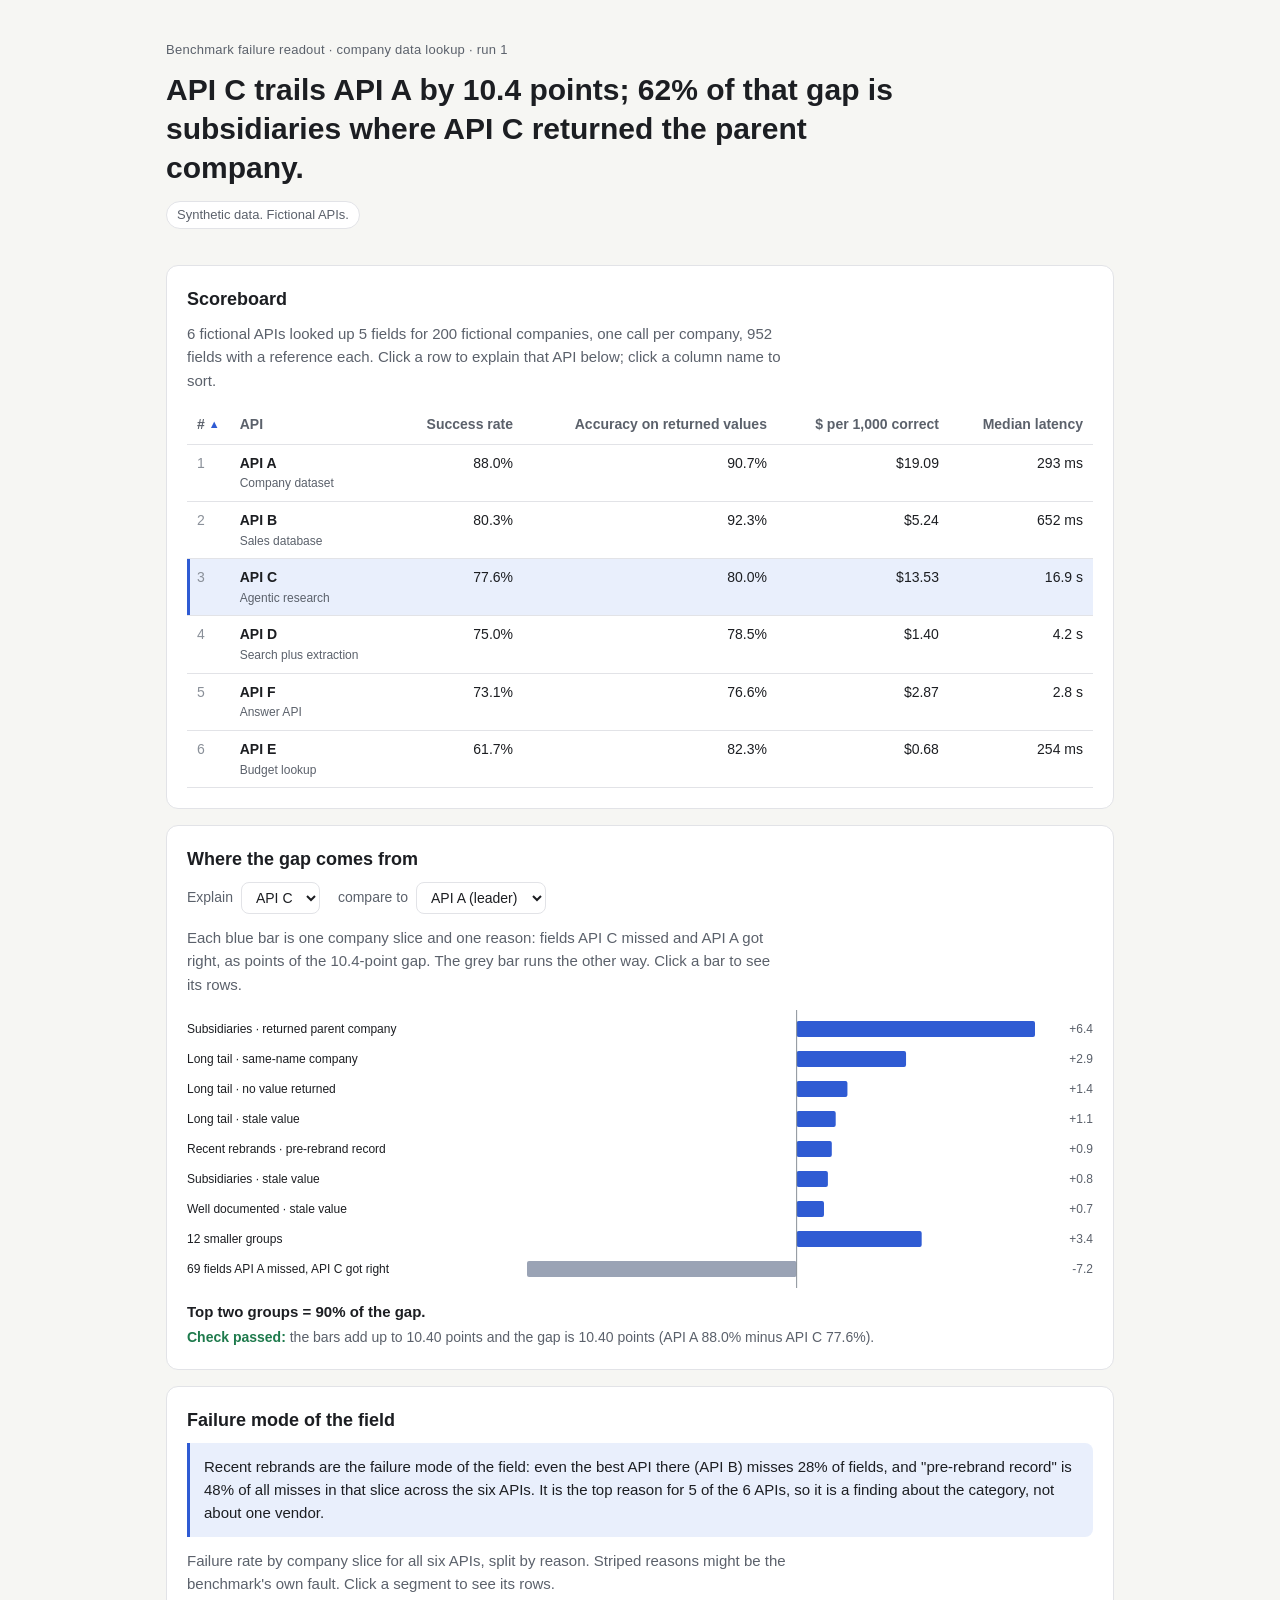
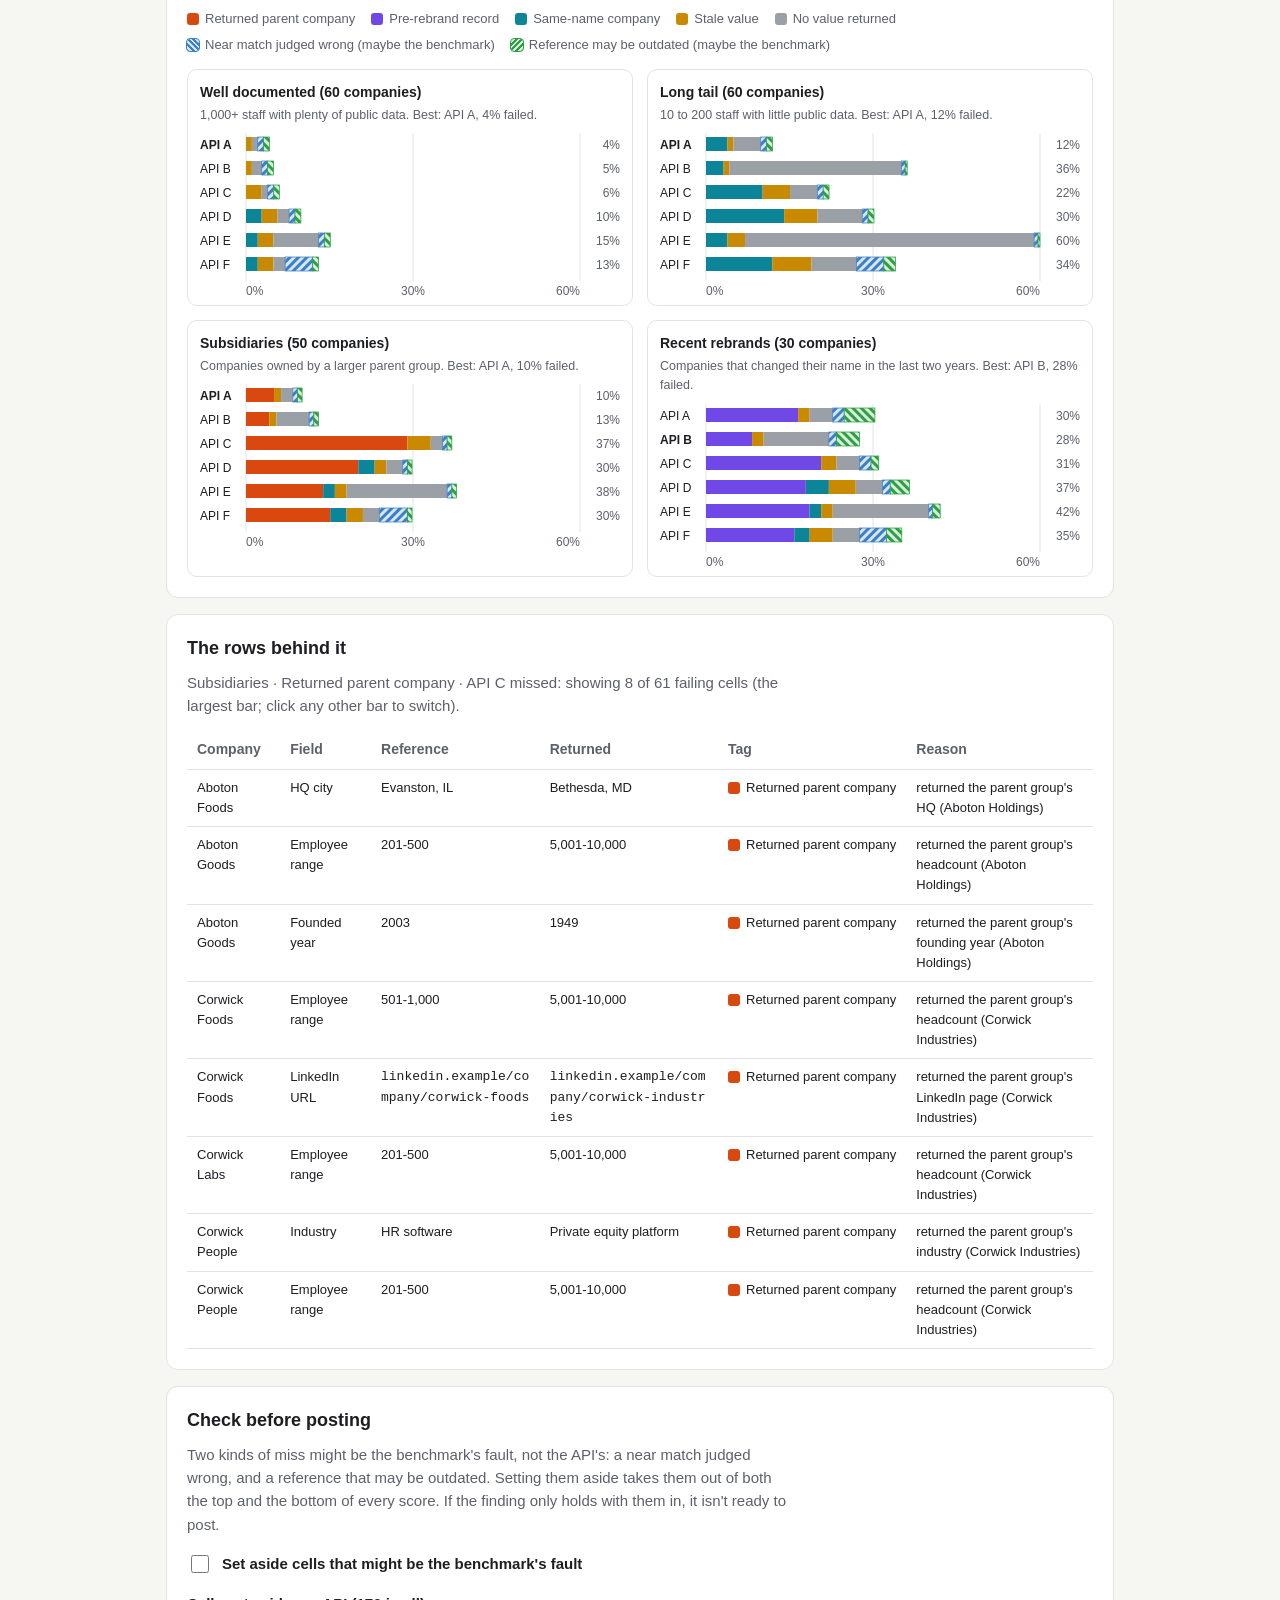
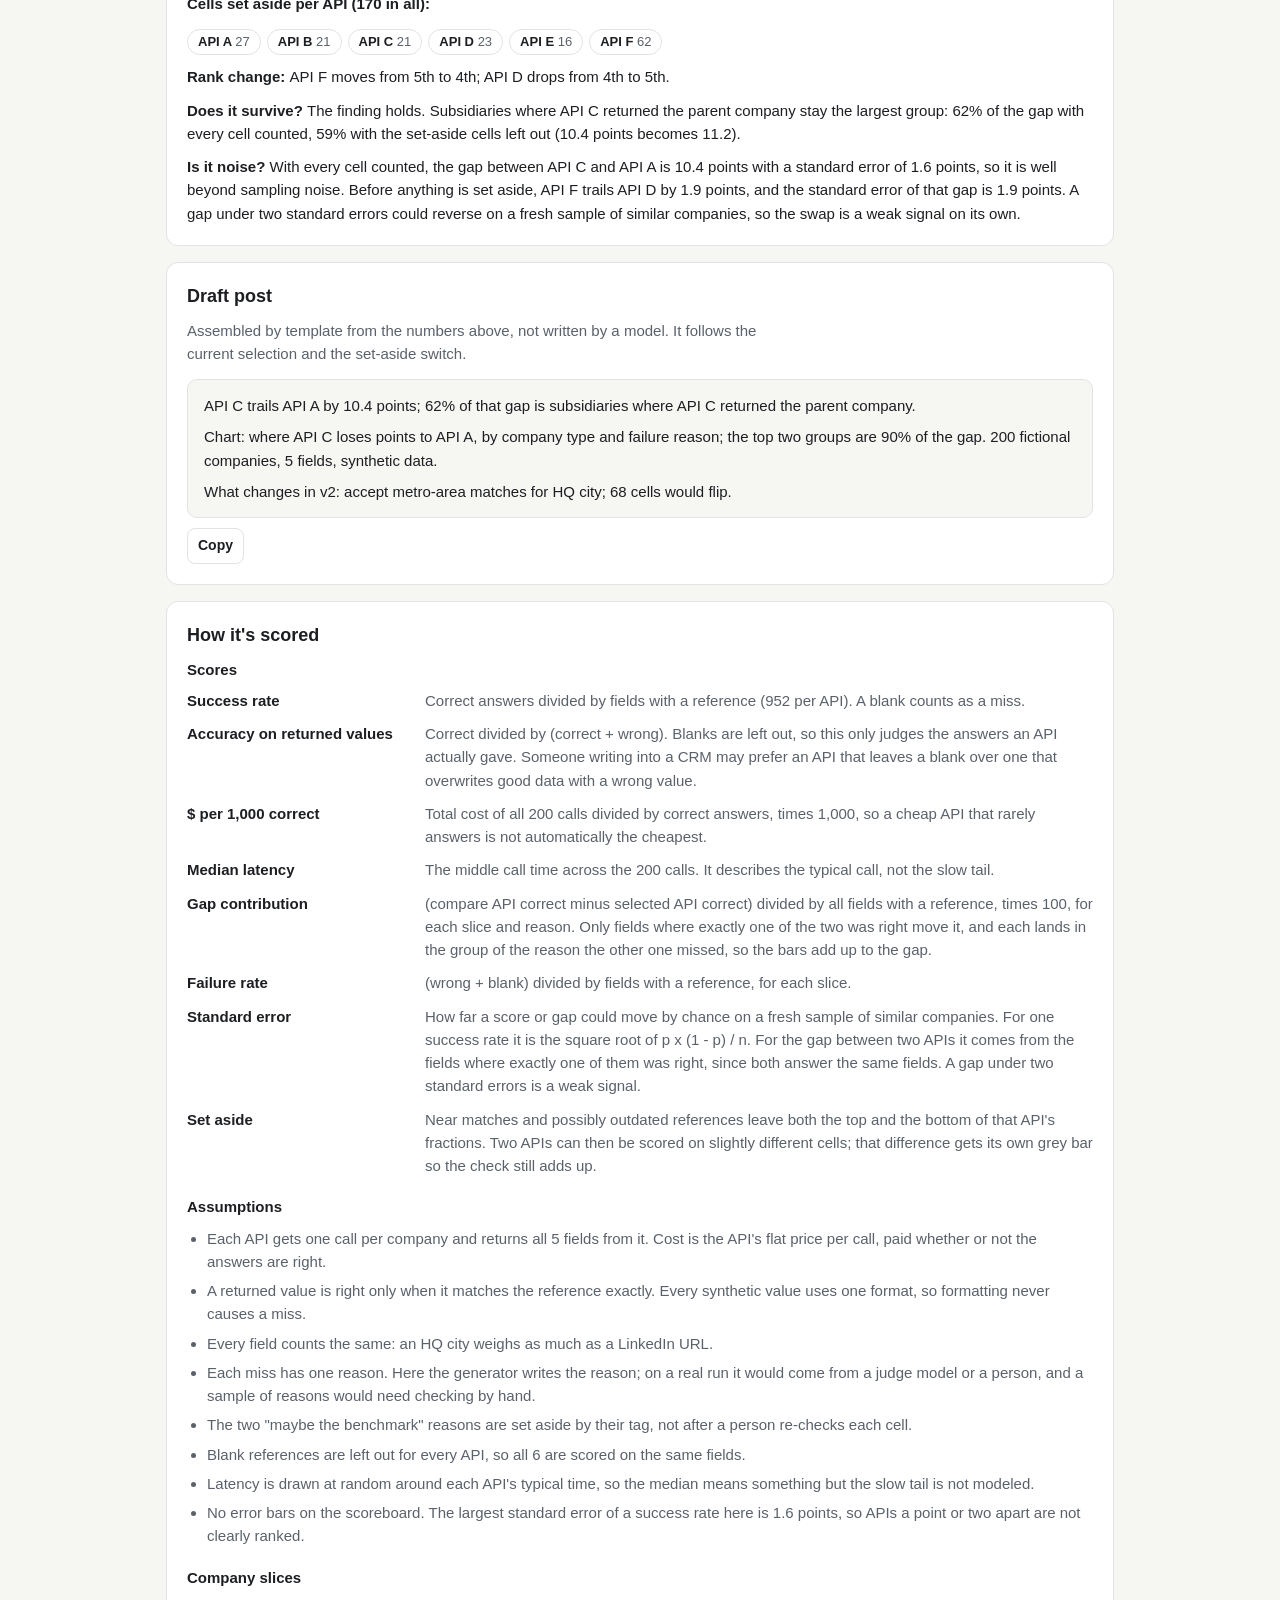
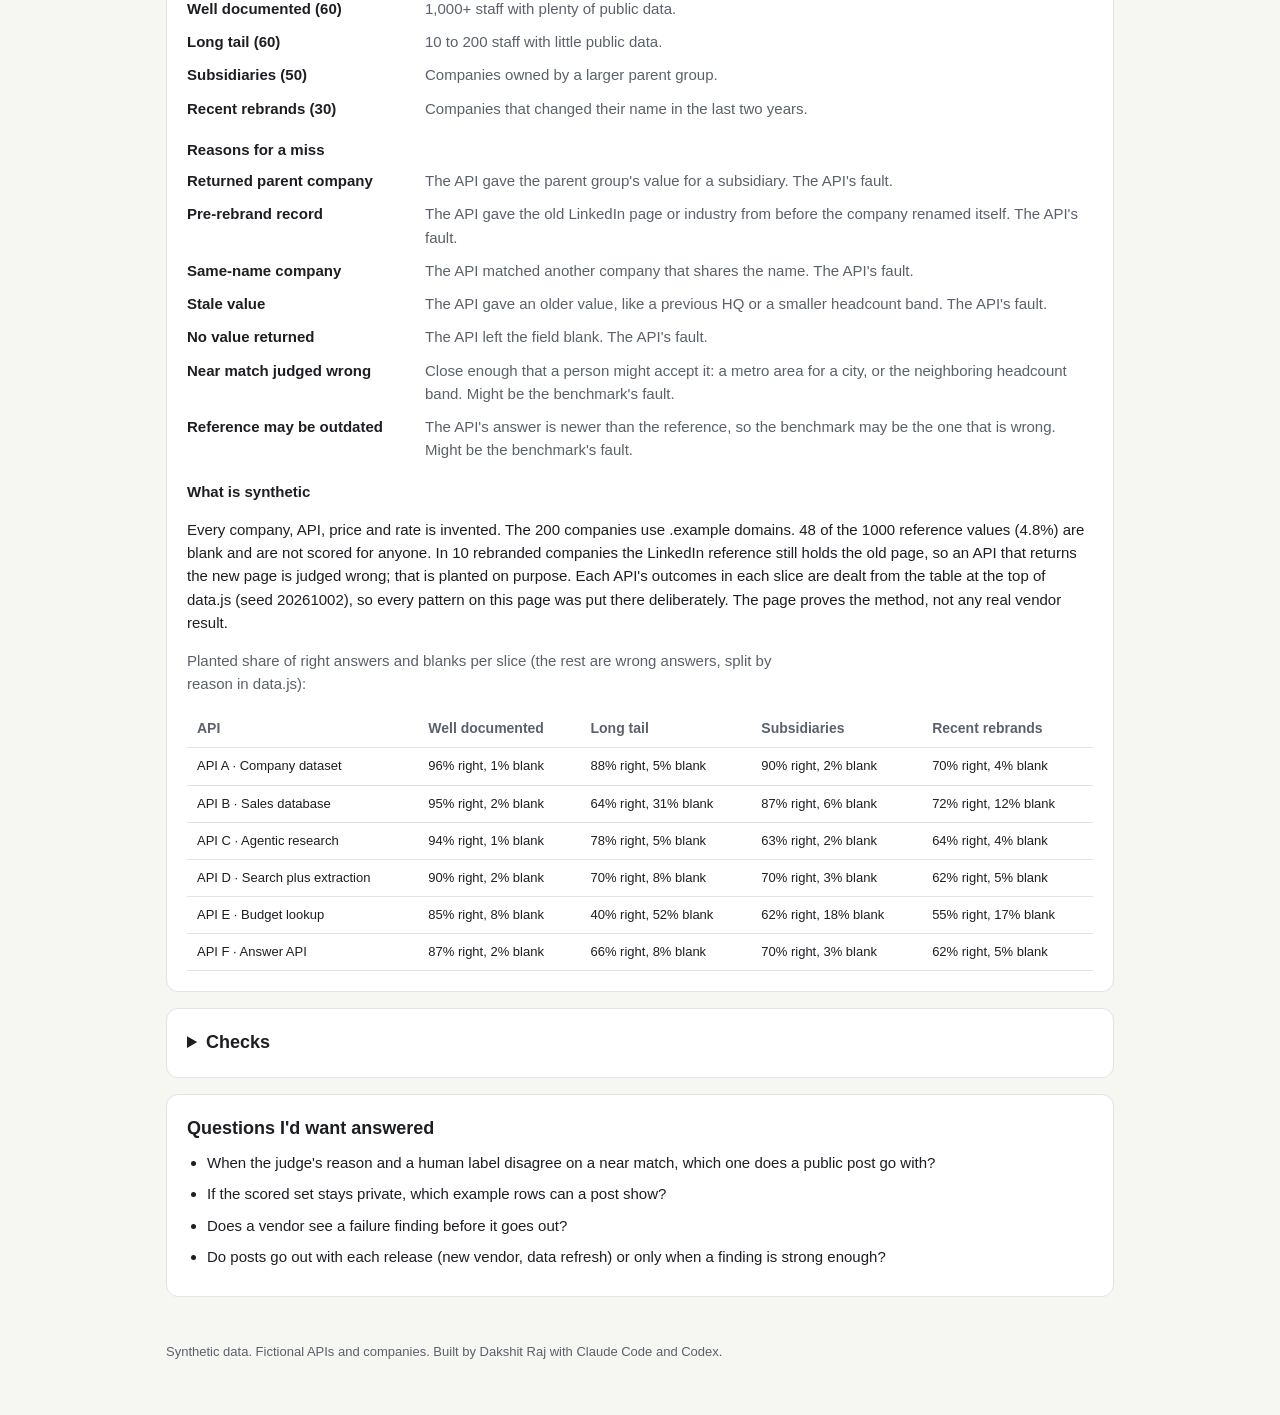
<file: index.html>
<!doctype html>
<html lang="en">
<head>
<meta charset="utf-8">
<meta name="viewport" content="width=device-width, initial-scale=1">
<title>Benchmark failure readout</title>
<meta name="description" content="One benchmark run on synthetic data: where the gap between two fictional APIs comes from, which misses might be the benchmark's own fault, and a draft post built from the numbers.">
<link rel="stylesheet" href="style.css">
</head>
<body>
<svg class="defs" width="0" height="0" aria-hidden="true" focusable="false">
  <defs>
    <pattern id="pat-near_match" width="6" height="6" patternUnits="userSpaceOnUse" patternTransform="rotate(45)">
      <rect class="pat-bg-near" width="6" height="6"></rect>
      <rect class="pat-fg-near" width="3" height="6"></rect>
    </pattern>
    <pattern id="pat-ref_outdated" width="6" height="6" patternUnits="userSpaceOnUse" patternTransform="rotate(-45)">
      <rect class="pat-bg-ref" width="6" height="6"></rect>
      <rect class="pat-fg-ref" width="3" height="6"></rect>
    </pattern>
  </defs>
</svg>

<main class="wrap">
  <header class="hero">
    <p class="eyebrow">Benchmark failure readout · company data lookup · run 1</p>
    <h1 id="headline">Loading the readout...</h1>
    <p class="synthetic">Synthetic data. Fictional APIs.</p>
    <p class="hero-note" id="headline-note" hidden></p>
    <noscript><p class="hero-note">This page computes every number from its rows in the browser, so it needs JavaScript.</p></noscript>
  </header>

  <section id="scoreboard" aria-labelledby="h-scoreboard">
    <h2 id="h-scoreboard">Scoreboard</h2>
    <p class="lede" id="scoreboard-lede"></p>
    <div class="table-wrap">
      <table class="score" id="score-table"></table>
    </div>
  </section>

  <section id="gap" aria-labelledby="h-gap">
    <h2 id="h-gap">Where the gap comes from</h2>
    <div class="controls">
      <label>Explain <select id="sel-api"></select></label>
      <label>compare to <select id="sel-compare"></select></label>
    </div>
    <p class="lede" id="gap-lede"></p>
    <div class="chart" id="gap-chart"></div>
    <p class="stat" id="gap-summary"></p>
    <p class="check-line" id="gap-check"></p>
  </section>

  <section id="field" aria-labelledby="h-field">
    <h2 id="h-field">Failure mode of the field</h2>
    <p class="callout" id="field-callout"></p>
    <p class="lede">Failure rate by company slice for all six APIs, split by reason. Striped reasons might be the benchmark's own fault. Click a segment to see its rows.</p>
    <div class="legend" id="legend"></div>
    <div class="panels" id="field-panels"></div>
  </section>

  <section id="rows" aria-labelledby="h-rows">
    <h2 id="h-rows">The rows behind it</h2>
    <p class="lede" id="rows-title"></p>
    <div class="table-wrap">
      <table class="rows" id="rows-table"></table>
    </div>
  </section>

  <section id="check" aria-labelledby="h-check">
    <h2 id="h-check">Check before posting</h2>
    <p class="lede">Two kinds of miss might be the benchmark's fault, not the API's: a near match judged wrong, and a reference that may be outdated. Setting them aside takes them out of both the top and the bottom of every score. If the finding only holds with them in, it isn't ready to post.</p>
    <label class="toggle">
      <input type="checkbox" id="toggle-setaside">
      <span>Set aside cells that might be the benchmark's fault</span>
    </label>
    <div id="check-result"></div>
  </section>

  <section id="post" aria-labelledby="h-post">
    <h2 id="h-post">Draft post</h2>
    <p class="lede">Assembled by template from the numbers above, not written by a model. It follows the current selection and the set-aside switch.</p>
    <div class="post" id="post-text"></div>
    <div class="post-actions">
      <button type="button" id="copy-post">Copy</button>
      <span class="copy-status" id="copy-status" aria-live="polite"></span>
    </div>
  </section>

  <section id="how" aria-labelledby="h-how">
    <h2 id="h-how">How it's scored</h2>
    <div id="how-body"></div>
  </section>

  <section id="checks" aria-labelledby="h-checks">
    <details>
      <summary id="h-checks">Checks</summary>
      <ul class="checks" id="checks-list"></ul>
    </details>
  </section>

  <section id="questions" aria-labelledby="h-questions">
    <h2 id="h-questions">Questions I'd want answered</h2>
    <ul class="questions">
      <li>When the judge's reason and a human label disagree on a near match, which one does a public post go with?</li>
      <li>If the scored set stays private, which example rows can a post show?</li>
      <li>Does a vendor see a failure finding before it goes out?</li>
      <li>Do posts go out with each release (new vendor, data refresh) or only when a finding is strong enough?</li>
    </ul>
  </section>
</main>

<footer class="wrap foot">
  <p>Synthetic data. Fictional APIs and companies. Built by Dakshit Raj with Claude Code and Codex.</p>
</footer>

<script src="data.js"></script>
<script src="readout.mjs"></script>
<script src="ui.js"></script>
<script src="app.js"></script>
</body>
</html>
</file>
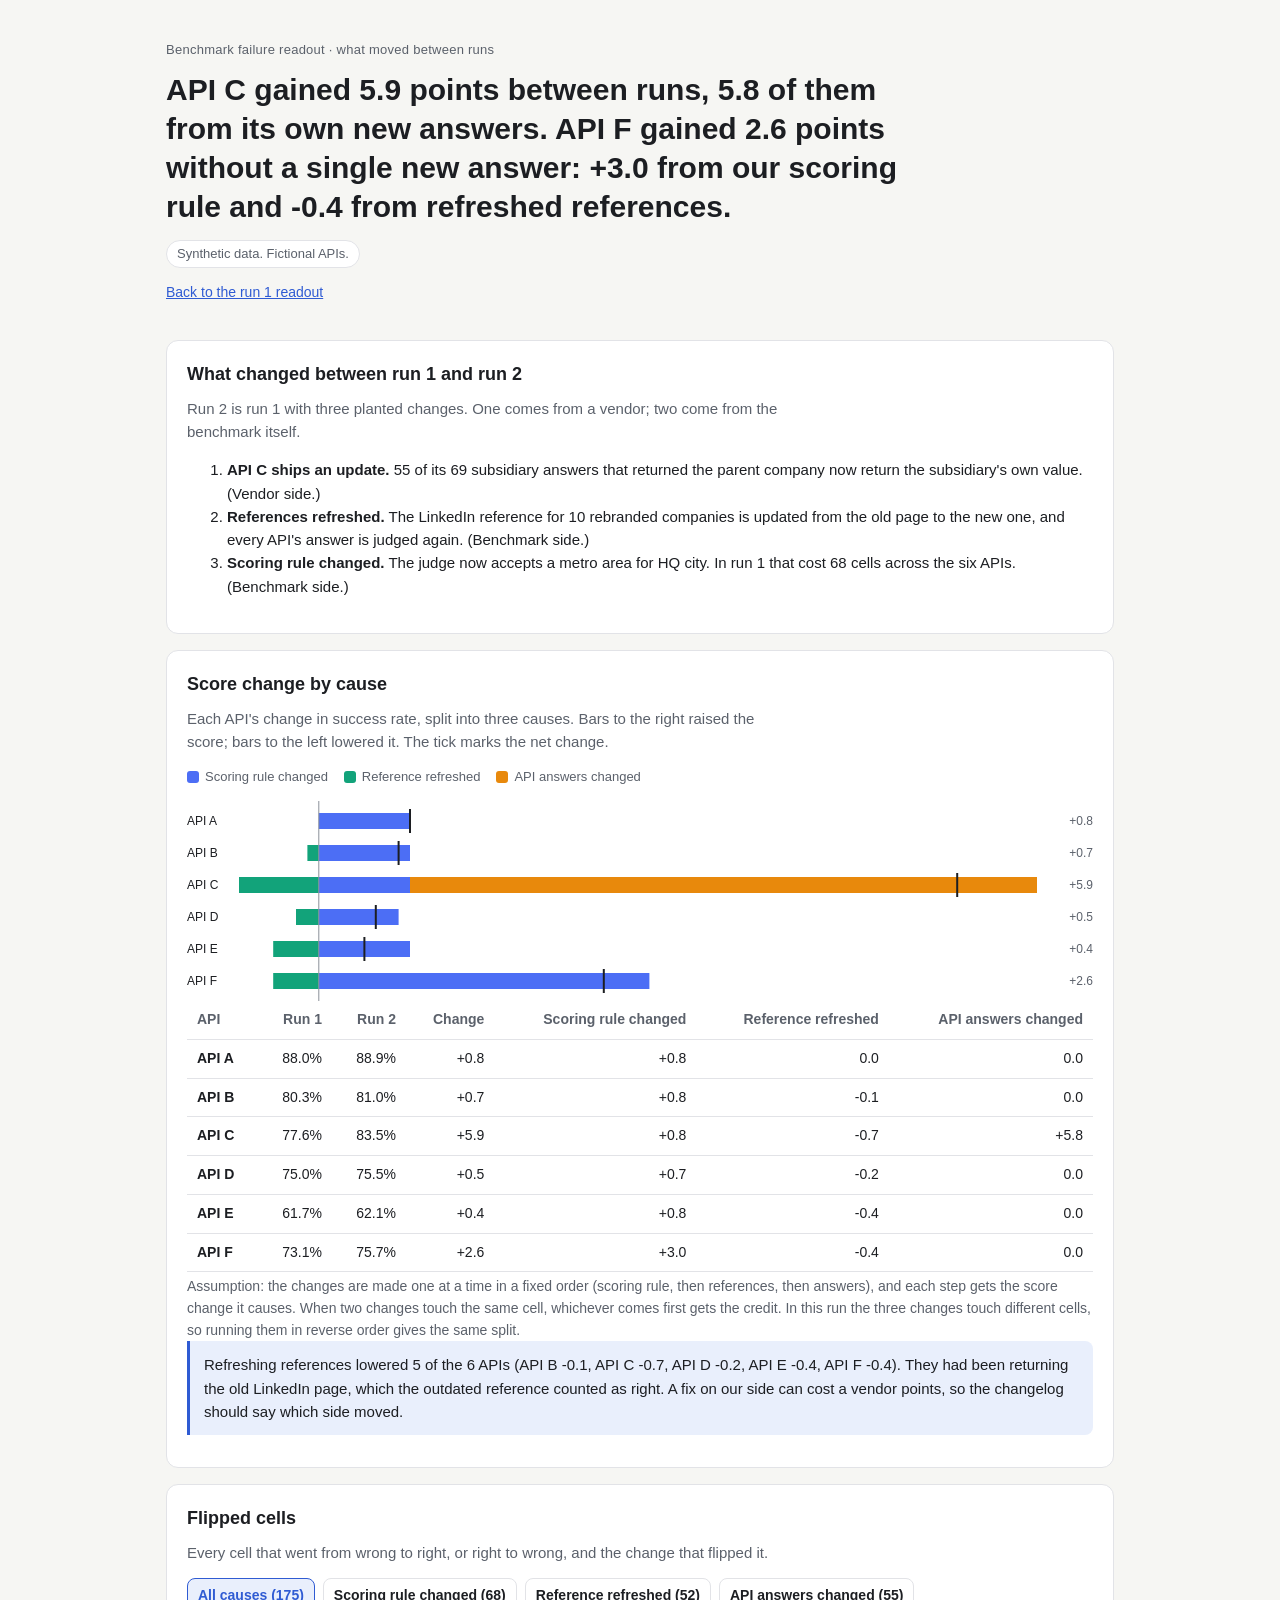
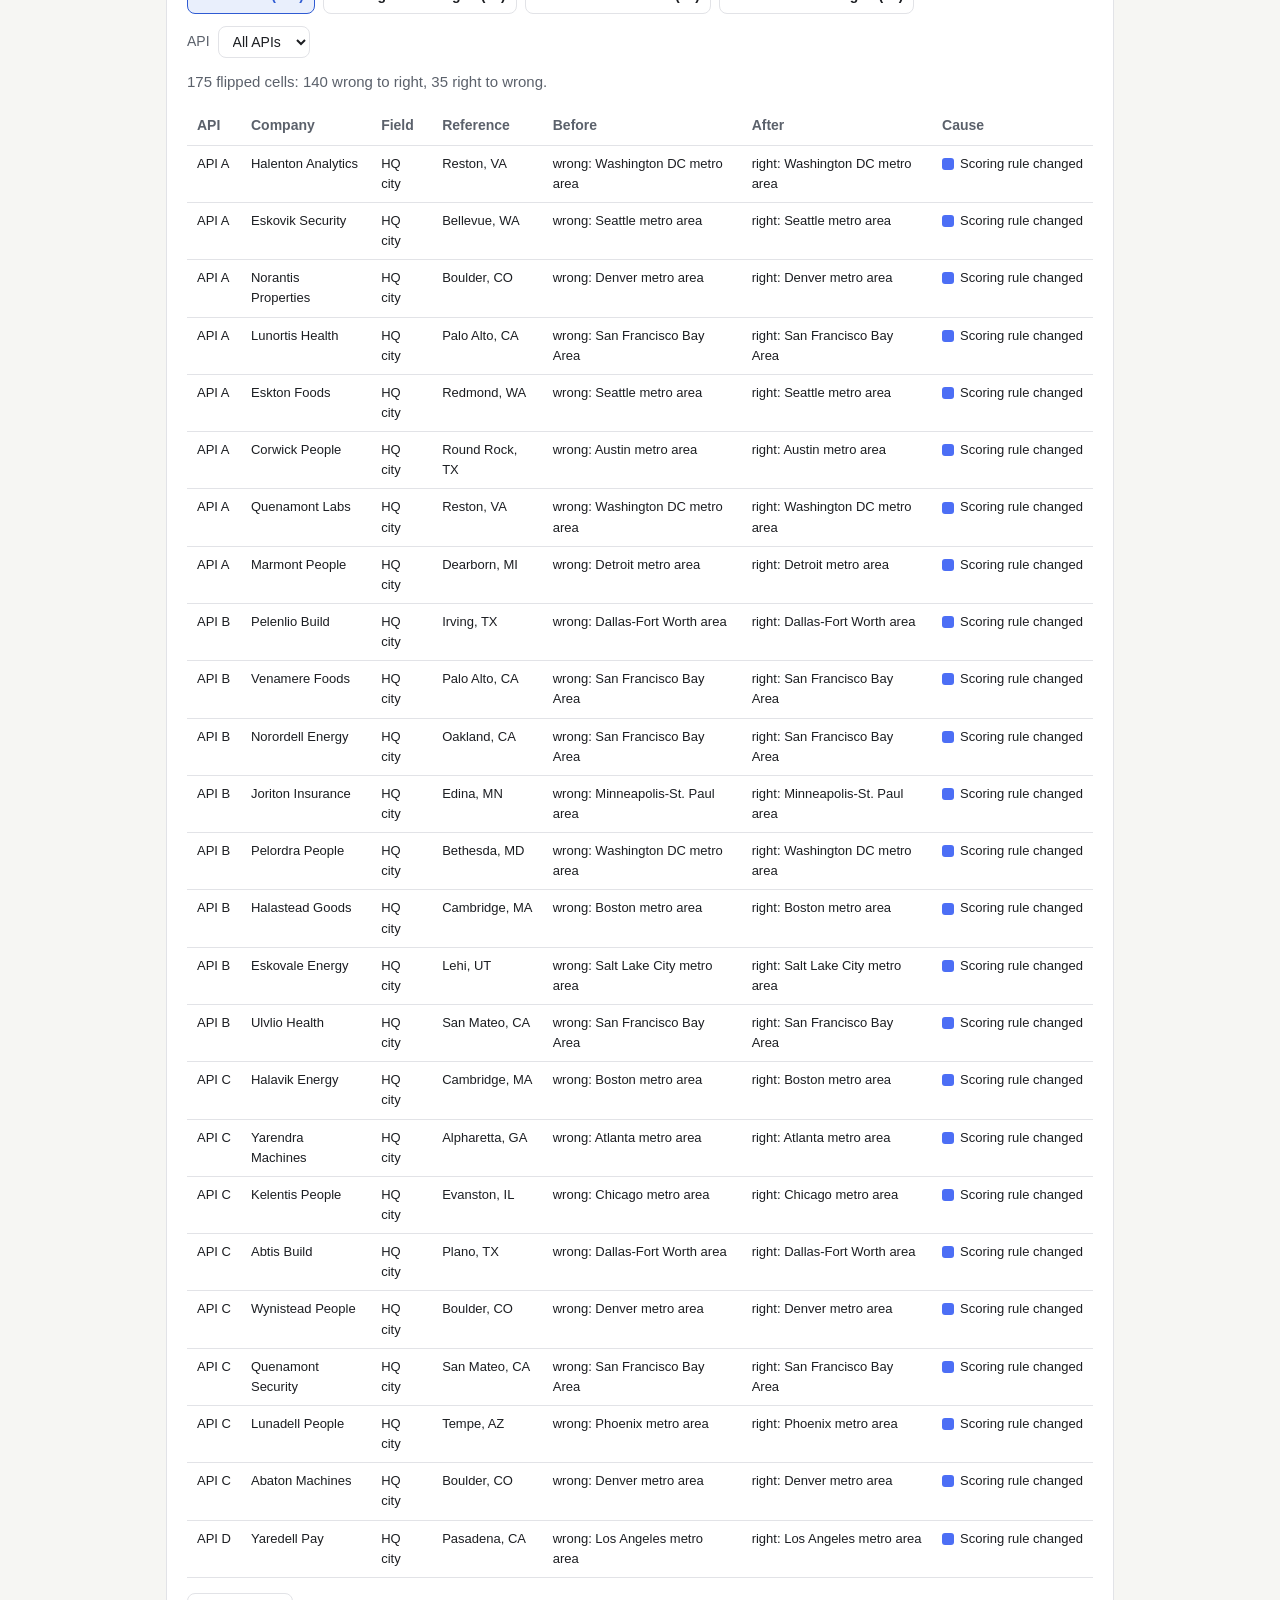
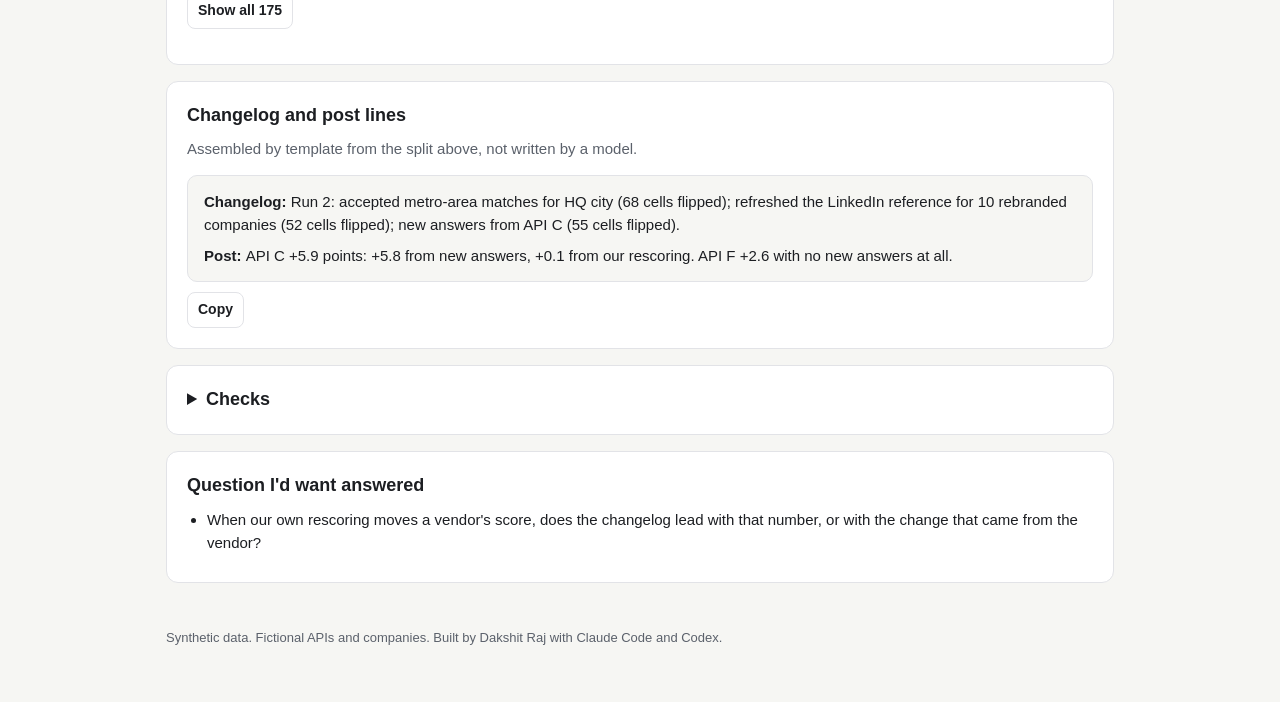
<file: moved.html>
<!doctype html>
<html lang="en">
<head>
<meta charset="utf-8">
<meta name="viewport" content="width=device-width, initial-scale=1">
<title>What moved between runs</title>
<meta name="description" content="Two runs of the same synthetic benchmark: how much of each score change came from the API and how much came from the benchmark's own changes.">
<link rel="stylesheet" href="style.css">
</head>
<body>
<main class="wrap">
  <header class="hero">
    <p class="eyebrow">Benchmark failure readout · what moved between runs</p>
    <h1 id="moved-headline">Loading...</h1>
    <p class="synthetic">Synthetic data. Fictional APIs.</p>
    <p class="nav"><a href="index.html">Back to the run 1 readout</a></p>
    <noscript><p class="hero-note">This page computes every number from its rows in the browser, so it needs JavaScript.</p></noscript>
  </header>

  <section id="changes" aria-labelledby="h-changes">
    <h2 id="h-changes">What changed between run 1 and run 2</h2>
    <p class="lede">Run 2 is run 1 with three planted changes. One comes from a vendor; two come from the benchmark itself.</p>
    <ol id="changes-list"></ol>
  </section>

  <section id="split" aria-labelledby="h-split">
    <h2 id="h-split">Score change by cause</h2>
    <p class="lede">Each API's change in success rate, split into three causes. Bars to the right raised the score; bars to the left lowered it. The tick marks the net change.</p>
    <div class="legend" id="cause-legend"></div>
    <div class="chart" id="split-chart"></div>
    <div class="table-wrap">
      <table class="score" id="split-table"></table>
    </div>
    <p class="check-line" id="order-note"></p>
    <p class="callout" id="refresh-note" hidden></p>
  </section>

  <section id="flips" aria-labelledby="h-flips">
    <h2 id="h-flips">Flipped cells</h2>
    <p class="lede">Every cell that went from wrong to right, or right to wrong, and the change that flipped it.</p>
    <div class="filters" id="cause-filters" role="group" aria-label="Filter by cause"></div>
    <div class="controls"><label>API <select id="flip-api"></select></label></div>
    <p class="lede" id="flip-count"></p>
    <div class="table-wrap">
      <table class="rows" id="flip-table"></table>
    </div>
    <p><button type="button" id="flip-more" hidden>Show all</button></p>
  </section>

  <section id="lines" aria-labelledby="h-lines">
    <h2 id="h-lines">Changelog and post lines</h2>
    <p class="lede">Assembled by template from the split above, not written by a model.</p>
    <div class="post" id="lines-text"></div>
    <div class="post-actions">
      <button type="button" id="copy-lines">Copy</button>
      <span class="copy-status" id="copy-lines-status" aria-live="polite"></span>
    </div>
  </section>

  <section id="moved-checks" aria-labelledby="h-moved-checks">
    <details>
      <summary id="h-moved-checks">Checks</summary>
      <ul class="checks" id="moved-checks-list"></ul>
    </details>
  </section>

  <section id="moved-questions" aria-labelledby="h-moved-questions">
    <h2 id="h-moved-questions">Question I'd want answered</h2>
    <ul class="questions">
      <li>When our own rescoring moves a vendor's score, does the changelog lead with that number, or with the change that came from the vendor?</li>
    </ul>
  </section>
</main>

<footer class="wrap foot">
  <p>Synthetic data. Fictional APIs and companies. Built by Dakshit Raj with Claude Code and Codex.</p>
</footer>

<script src="data.js"></script>
<script src="readout.mjs"></script>
<script src="ui.js"></script>
<script src="moved.js"></script>
</body>
</html>
</file>
<file: style.css>
:root {
  --bg: #f6f6f3;
  --surface: #ffffff;
  --fg: #1c1e22;
  --muted: #5b616b;
  --faint: #8a9099;
  --line: #e2e3e7;
  --accent: #2f5bd3;
  --accent-soft: #e9effc;
  --good: #1e7a4c;
  --bad: #b42318;
  --bar: #2f5bd3;
  --bar-neg: #9aa3b5;
  --bar-adj: #c3c8d2;

  --t-parent: #d9480f;
  --t-rebrand: #7048e8;
  --t-same: #0c8599;
  --t-stale: #c98a00;
  --t-blank: #9aa0a6;
  --t-near: #3b7fc4;
  --t-near-bg: #d6e6f6;
  --t-ref: #2f9e44;
  --t-ref-bg: #d5efdb;

  --c-scoring: #4c6ef5;
  --c-reference: #12a37a;
  --c-answers: #e8890c;

  color-scheme: light;
}

@media (prefers-color-scheme: dark) {
  :root:not([data-theme="light"]) {
    --bg: #131417;
    --surface: #1b1d21;
    --fg: #e8e9ec;
    --muted: #a3a9b3;
    --faint: #7c838e;
    --line: #2d3036;
    --accent: #7c9cff;
    --accent-soft: #1f2a45;
    --good: #5cc98f;
    --bad: #ff8a80;
    --bar: #7c9cff;
    --bar-neg: #5d6576;
    --bar-adj: #454b57;
    --t-parent: #ff7a45;
    --t-rebrand: #a58bff;
    --t-same: #3bc9db;
    --t-stale: #f2b84b;
    --t-blank: #7d838b;
    --t-near: #74b0ef;
    --t-near-bg: #22364d;
    --t-ref: #69d483;
    --t-ref-bg: #1f3a27;
    --c-scoring: #8199ff;
    --c-reference: #3fd3a6;
    --c-answers: #ffa94d;
    color-scheme: dark;
  }
}
:root[data-theme="dark"] {
  --bg: #131417;
  --surface: #1b1d21;
  --fg: #e8e9ec;
  --muted: #a3a9b3;
  --faint: #7c838e;
  --line: #2d3036;
  --accent: #7c9cff;
  --accent-soft: #1f2a45;
  --good: #5cc98f;
  --bad: #ff8a80;
  --bar: #7c9cff;
  --bar-neg: #5d6576;
  --bar-adj: #454b57;
  --t-parent: #ff7a45;
  --t-rebrand: #a58bff;
  --t-same: #3bc9db;
  --t-stale: #f2b84b;
  --t-blank: #7d838b;
  --t-near: #74b0ef;
  --t-near-bg: #22364d;
  --t-ref: #69d483;
  --t-ref-bg: #1f3a27;
  --c-scoring: #8199ff;
  --c-reference: #3fd3a6;
  --c-answers: #ffa94d;
  color-scheme: dark;
}

* { box-sizing: border-box; }

html { -webkit-text-size-adjust: 100%; }

body {
  margin: 0;
  background: var(--bg);
  color: var(--fg);
  font: 15px/1.55 -apple-system, BlinkMacSystemFont, "Segoe UI", Roboto, "Helvetica Neue", Arial, sans-serif;
}

.defs { position: absolute; width: 0; height: 0; overflow: hidden; }

.wrap {
  max-width: 980px;
  margin: 0 auto;
  padding-inline: 16px;
}

main.wrap { padding-block: 32px 8px; }

.hero { padding-block: 8px 20px; }
.eyebrow {
  margin: 0 0 10px;
  color: var(--muted);
  font-size: 13px;
  letter-spacing: 0.02em;
}
.hero h1 {
  margin: 0;
  font-size: clamp(22px, 3.4vw, 30px);
  line-height: 1.3;
  font-weight: 650;
  max-width: 46ch;
}
.synthetic {
  display: inline-block;
  margin: 14px 0 0;
  padding: 3px 10px;
  border: 1px solid var(--line);
  border-radius: 999px;
  color: var(--muted);
  font-size: 13px;
  background: var(--surface);
}
.hero-note { margin: 10px 0 0; color: var(--muted); }
.nav { margin: 14px 0 0; font-size: 14px; }

section {
  background: var(--surface);
  border: 1px solid var(--line);
  border-radius: 12px;
  padding: 20px;
  margin-block: 16px;
  min-width: 0;
}
h2 { margin: 0 0 8px; font-size: 18px; font-weight: 650; }
.lede { margin: 0 0 14px; color: var(--muted); max-width: 72ch; }
.stat { margin: 12px 0 4px; font-weight: 600; }
.callout {
  margin: 0 0 12px;
  padding: 12px 14px;
  border-left: 3px solid var(--accent);
  background: var(--accent-soft);
  border-radius: 0 8px 8px 0;
}
.check-line { margin: 4px 0 0; color: var(--muted); font-size: 14px; }
.ok { color: var(--good); font-weight: 600; }
.fail { color: var(--bad); font-weight: 600; }

a { color: var(--accent); }

/* tables */
.table-wrap { overflow-x: auto; -webkit-overflow-scrolling: touch; }
table { border-collapse: collapse; width: 100%; font-size: 14px; }
th, td { text-align: left; padding: 8px 10px; border-bottom: 1px solid var(--line); vertical-align: top; }
th { font-weight: 600; color: var(--muted); white-space: nowrap; }
td.num, th.num { text-align: right; font-variant-numeric: tabular-nums; white-space: nowrap; }
.score tbody tr { cursor: pointer; }
.score tbody tr:hover { background: var(--accent-soft); }
.score tbody tr.selected { background: var(--accent-soft); box-shadow: inset 3px 0 0 var(--accent); }
.score tbody tr:focus-visible { outline: 2px solid var(--accent); outline-offset: -2px; }
.score .type { display: block; color: var(--muted); font-size: 12px; }
.score .rank { color: var(--faint); width: 2em; }
.sort-btn {
  font: inherit; color: inherit; background: none; border: 0; padding: 0; cursor: pointer;
  display: inline-flex; gap: 4px; align-items: center;
}
.sort-btn:focus-visible { outline: 2px solid var(--accent); outline-offset: 2px; border-radius: 3px; }
.sort-btn .arrow { color: var(--accent); font-size: 11px; }
.rows td { font-size: 13px; }
.rows .blank { color: var(--faint); font-style: italic; }
.mono { font-family: ui-monospace, SFMono-Regular, Menlo, Consolas, monospace; font-size: 12.5px; word-break: break-all; }

/* controls */
.controls { display: flex; flex-wrap: wrap; gap: 10px 18px; margin: 4px 0 12px; }
.controls label { display: inline-flex; align-items: center; gap: 8px; font-size: 14px; color: var(--muted); }
select, button {
  font: inherit; font-size: 14px; color: var(--fg); background: var(--surface);
  border: 1px solid var(--line); border-radius: 8px; padding: 6px 10px;
}
button { cursor: pointer; font-weight: 600; }
button:hover { border-color: var(--accent); }
select:focus-visible, button:focus-visible { outline: 2px solid var(--accent); outline-offset: 1px; }
.filters { display: flex; flex-wrap: wrap; gap: 8px; margin: 0 0 12px; }
.filters button[aria-pressed="true"] { background: var(--accent-soft); border-color: var(--accent); color: var(--accent); }

.toggle { display: inline-flex; gap: 10px; align-items: center; font-weight: 600; cursor: pointer; margin: 2px 0 10px; }
.toggle input { width: 18px; height: 18px; accent-color: var(--accent); }

/* charts */
.chart { width: 100%; min-width: 0; }
.chart svg, .panel svg { display: block; width: 100%; height: auto; overflow: visible; }
.chart text, .panel text { fill: var(--fg); font-size: 12px; }
.chart text.muted, .panel text.muted { fill: var(--muted); }
.axis { stroke: var(--line); }
.zero { stroke: var(--faint); }
.tick { stroke: var(--fg); }
.bar-pos { fill: var(--bar); }
.bar-neg { fill: var(--bar-neg); }
.bar-adj { fill: var(--bar-adj); }
.hit { fill: transparent; }
[role="button"] { cursor: pointer; }
[role="button"]:hover .bar-pos, [role="button"]:hover .bar-neg { opacity: 0.85; }
[role="button"]:focus { outline: none; }
[role="button"]:focus-visible .hit { stroke: var(--accent); stroke-width: 2; }
g.active .hit { stroke: var(--accent); stroke-width: 1.5; stroke-dasharray: 3 2; }

.panels { display: grid; grid-template-columns: 1fr; gap: 14px; }
@media (min-width: 760px) { .panels { grid-template-columns: 1fr 1fr; } }
.panel { min-width: 0; border: 1px solid var(--line); border-radius: 10px; padding: 12px 12px 6px; }
.panel h3 { margin: 0 0 2px; font-size: 14px; }
.panel p { margin: 0 0 8px; color: var(--muted); font-size: 12.5px; }

.fill-parent_company { fill: var(--t-parent); }
.fill-pre_rebrand { fill: var(--t-rebrand); }
.fill-same_name { fill: var(--t-same); }
.fill-stale_value { fill: var(--t-stale); }
.fill-no_value { fill: var(--t-blank); }
.fill-near_match { fill: url(#pat-near_match); stroke: var(--t-near); stroke-width: 0.75; }
.fill-ref_outdated { fill: url(#pat-ref_outdated); stroke: var(--t-ref); stroke-width: 0.75; }
.pat-bg-near { fill: var(--t-near-bg); }
.pat-fg-near { fill: var(--t-near); }
.pat-bg-ref { fill: var(--t-ref-bg); }
.pat-fg-ref { fill: var(--t-ref); }
.fill-scoring { fill: var(--c-scoring); }
.fill-reference { fill: var(--c-reference); }
.fill-answers { fill: var(--c-answers); }

.legend { display: flex; flex-wrap: wrap; gap: 6px 16px; margin: 0 0 14px; font-size: 13px; color: var(--muted); }
.legend span { display: inline-flex; align-items: center; gap: 6px; }
.sw { width: 12px; height: 12px; border-radius: 3px; display: inline-block; flex: none; }
.sw-parent_company { background: var(--t-parent); }
.sw-pre_rebrand { background: var(--t-rebrand); }
.sw-same_name { background: var(--t-same); }
.sw-stale_value { background: var(--t-stale); }
.sw-no_value { background: var(--t-blank); }
.sw-near_match { background: repeating-linear-gradient(45deg, var(--t-near) 0 2px, var(--t-near-bg) 2px 4px); outline: 1px solid var(--t-near); }
.sw-ref_outdated { background: repeating-linear-gradient(-45deg, var(--t-ref) 0 2px, var(--t-ref-bg) 2px 4px); outline: 1px solid var(--t-ref); }
.sw-scoring { background: var(--c-scoring); }
.sw-reference { background: var(--c-reference); }
.sw-answers { background: var(--c-answers); }

.tag-chip { display: inline-flex; align-items: center; gap: 6px; white-space: nowrap; }

/* check before posting */
.result-grid { display: grid; grid-template-columns: 1fr; gap: 10px; margin-top: 6px; }
.result-grid p { margin: 0; }
.pill-list { display: flex; flex-wrap: wrap; gap: 6px; margin: 4px 0 0; padding: 0; list-style: none; }
.pill-list li { border: 1px solid var(--line); border-radius: 999px; padding: 2px 10px; font-size: 13px; color: var(--muted); }
.pill-list b { color: var(--fg); }

/* draft post */
.post {
  border: 1px solid var(--line);
  border-radius: 10px;
  padding: 14px 16px;
  background: var(--bg);
}
.post p { margin: 0 0 8px; }
.post p:last-child { margin-bottom: 0; }
.post-actions { display: flex; align-items: center; gap: 12px; margin-top: 10px; }
.copy-status { color: var(--muted); font-size: 13px; }

/* how it's scored */
.how dl { margin: 0; display: grid; grid-template-columns: minmax(0, 1fr); gap: 10px; }
.how dt { font-weight: 600; }
.how dd { margin: 2px 0 0; color: var(--muted); }
@media (min-width: 760px) {
  .how dl { grid-template-columns: 220px minmax(0, 1fr); gap: 10px 18px; }
  .how dd { margin: 0; }
}
.how h3 { font-size: 15px; margin: 18px 0 8px; }
.how h3:first-child { margin-top: 0; }
.planted td { font-size: 13px; }
.assumptions { margin: 0; padding-left: 20px; color: var(--muted); }
.assumptions li { margin: 0 0 6px; }
.nowrap { white-space: nowrap; }

details summary { cursor: pointer; font-weight: 650; font-size: 18px; }
.checks { margin: 12px 0 0; padding-left: 0; list-style: none; font-size: 14px; }
.checks li { padding: 6px 0; border-bottom: 1px solid var(--line); }
.checks .detail { display: block; color: var(--muted); font-size: 13px; }

.questions { margin: 0; padding-left: 20px; }
.questions li { margin: 0 0 8px; }

.foot { padding-block: 8px 40px; color: var(--muted); font-size: 13px; }

@media (max-width: 480px) {
  section { padding: 16px 14px; }
  th, td { padding: 7px 8px; }
}
</file>
